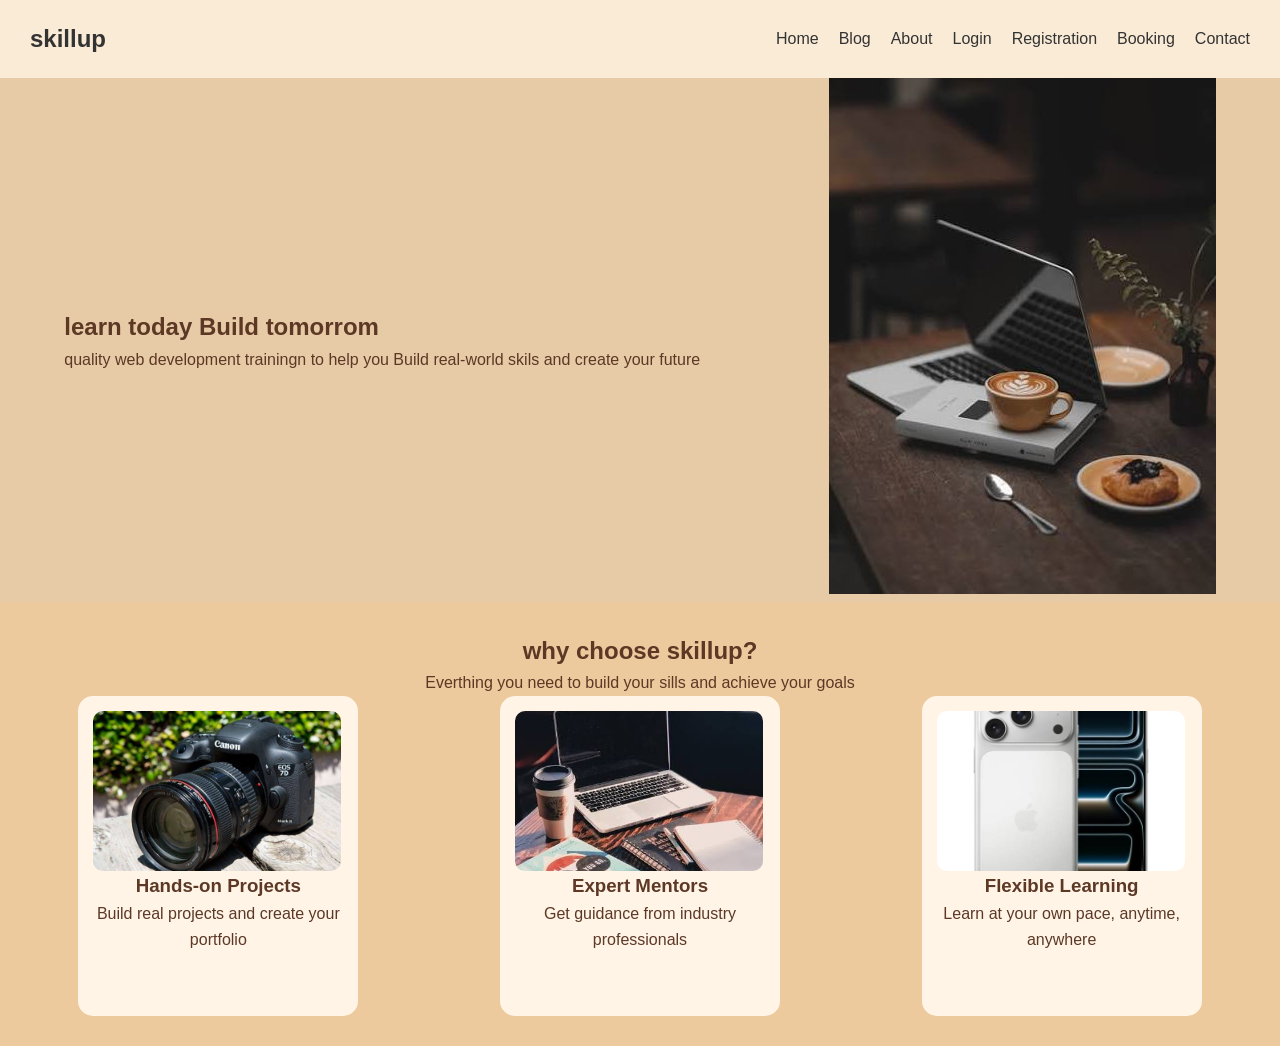
<file: index.html>
<!DOCTYPE html>
<html lang="en">

<head>
    <meta charset="UTF-8">
    <meta name="viewport" content="width=device-width, initial-scale=1.0">
    <title>Document</title>
    <link rel="stylesheet" href="style.css">
</head>

<body>
    <section>
        <div class="container">
            <div class="header-1">
                <h1>skillup</h1>
            </div>
            <div class="linke">
                  <a href="index.html">Home</a>
                <a href="blog.html">Blog</a>
                <a href="about.html">About</a>
                <a href="loing.html">Login</a>
                <a href="registration.html">Registration</a>
                <a href="booking.html">Booking</a>
                <a href="content.html">Contact</a>
            </nav>
            </div>

        </div>
        <div class="container2">
            <div class="text">
                <h1>learn today Build tomorrom</h1>
                <p>quality web development trainingn to help you Build real-world skils and create your future</p>
            </div>
            <div class="img">
                <img src="images (7).jpeg" alt="not">
            </div>
        </div>
        <div class="container5">
            <h2>why choose skillup?</h2>
            <p>Everthing you need to build your sills and achieve your goals</p>
            <div class="card">
                <div class="card-1">
                    <div class="img-your">
                        <img src="camer.jpeg" alt="not">
                    </div>
                    <h3>Hands-on Projects</h3>
                    <p>Build real projects and create your portfolio</p>
                </div>
                <div class="card-1">
                    <div class="img-your">
                        <img src="images (6).jpeg" alt="not">
                    </div>
                    <h3>Expert Mentors</h3>
                    <p>Get guidance from industry professionals</p>
                </div>
                <div class="card-1">
                    <div class="img-your">
                        <img src="phono.jpeg">
                    </div>
                    <h3>Flexible Learning</h3>
                    <p>Learn at your own pace, anytime, anywhere</p>
                </div>
            </div>
        </div>
    </section>
</body>

</html>
</file>
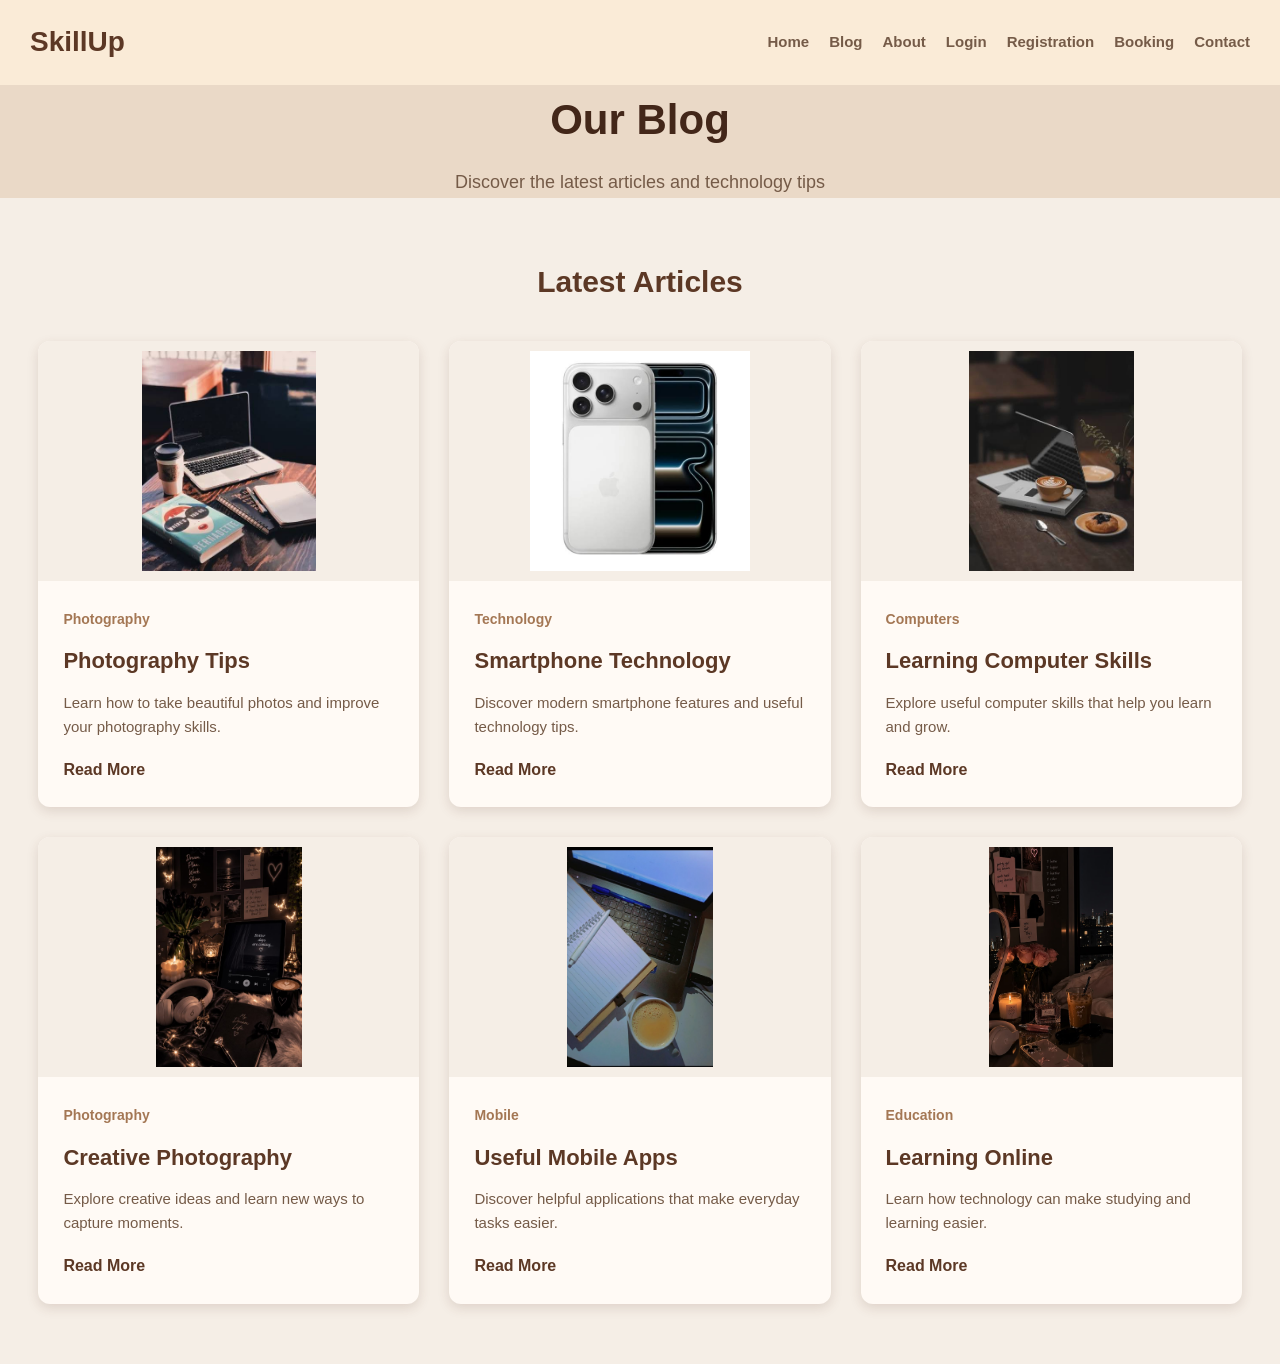
<file: about.html>
<!DOCTYPE html>
<html lang="en">

<head>
    <meta charset="UTF-8">
    <meta name="viewport" content="width=device-width, initial-scale=1.0">
    <title>SkillUp Blog</title>
    <link rel="stylesheet" href="style.css">
</head>

<body>

    <!-- Header -->
    <header>
        <div class="container">

            <div class="logo">
                <h2>SkillUp</h2>
            </div>

            <nav>
                 <a href="index.html">Home</a>
                <a href="blog.html">Blog</a>
                <a href="about.html">About</a>
                <a href="loing.html">Login</a>
                <a href="registration.html">Registration</a>
                <a href="booking.html">Booking</a>
                <a href="content.html">Contact</a>
            </nav>
            </nav>

        </div>
    </header>

    <!-- Blog Hero -->
    <section class="blog-hero">
        <h1>Our Blog</h1>
        <p>Discover the latest articles and technology tips</p>
    </section>

    <!-- Blog Section -->
    <section class="blog-section">

        <h2>Latest Articles</h2>

        <div class="blog-container">

            <!-- Card 1 -->
            <div class="blog-card">
                <div class="blog-image">
                    <img src="images (6).jpeg" alt="Camera">
                </div>
                <div class="blog-card-content">
                    <span>Photography</span>
                    <h3>Photography Tips</h3>
                    <p>Learn how to take beautiful photos and improve your photography skills.</p>
                    <a href="#">Read More</a>
                </div>
            </div>

            <!-- Card 2 -->
            <div class="blog-card">
                <div class="blog-image">
                    <img src="phono.jpeg" alt="Phone">
                </div>
                <div class="blog-card-content">
                    <span>Technology</span>
                    <h3>Smartphone Technology</h3>
                    <p>Discover modern smartphone features and useful technology tips.</p>
                    <a href="#">Read More</a>
                </div>
            </div>

            <!-- Card 3 -->
            <div class="blog-card">
                <div class="blog-image">
                    <img src="images (7).jpeg" alt="Laptop">
                </div>
                <div class="blog-card-content">
                    <span>Computers</span>
                    <h3>Learning Computer Skills</h3>
                    <p>Explore useful computer skills that help you learn and grow.</p>
                    <a href="#">Read More</a>
                </div>
            </div>

            <!-- Card 4 -->
            <div class="blog-card">
                <div class="blog-image">
                    <img src="1067353180466929308.jpeg" alt="Camera">
                </div>
                <div class="blog-card-content">
                    <span>Photography</span>
                    <h3>Creative Photography</h3>
                    <p>Explore creative ideas and learn new ways to capture moments.</p>
                    <a href="#">Read More</a>
                </div>
            </div>

            <!-- Card 5 -->
            <div class="blog-card">
                <div class="blog-image">
                    <img src="933863672718870096.jpeg" alt="Phone">
                </div>
                <div class="blog-card-content">
                    <span>Mobile</span>
                    <h3>Useful Mobile Apps</h3>
                    <p>Discover helpful applications that make everyday tasks easier.</p>
                    <a href="#">Read More</a>
                </div>
            </div>

            <!-- Card 6 -->
            <div class="blog-card">
                <div class="blog-image">
                    <img src="Dark Baddie Bedroom Aesthetic 🖤✨.jpeg" alt="Laptop">
                </div>
                <div class="blog-card-content">
                    <span>Education</span>
                    <h3>Learning Online</h3>
                    <p>Learn how technology can make studying and learning easier.</p>
                    <a href="#">Read More</a>
                </div>
            </div>

        </div>
    </section>

</body>

</html>
</file>
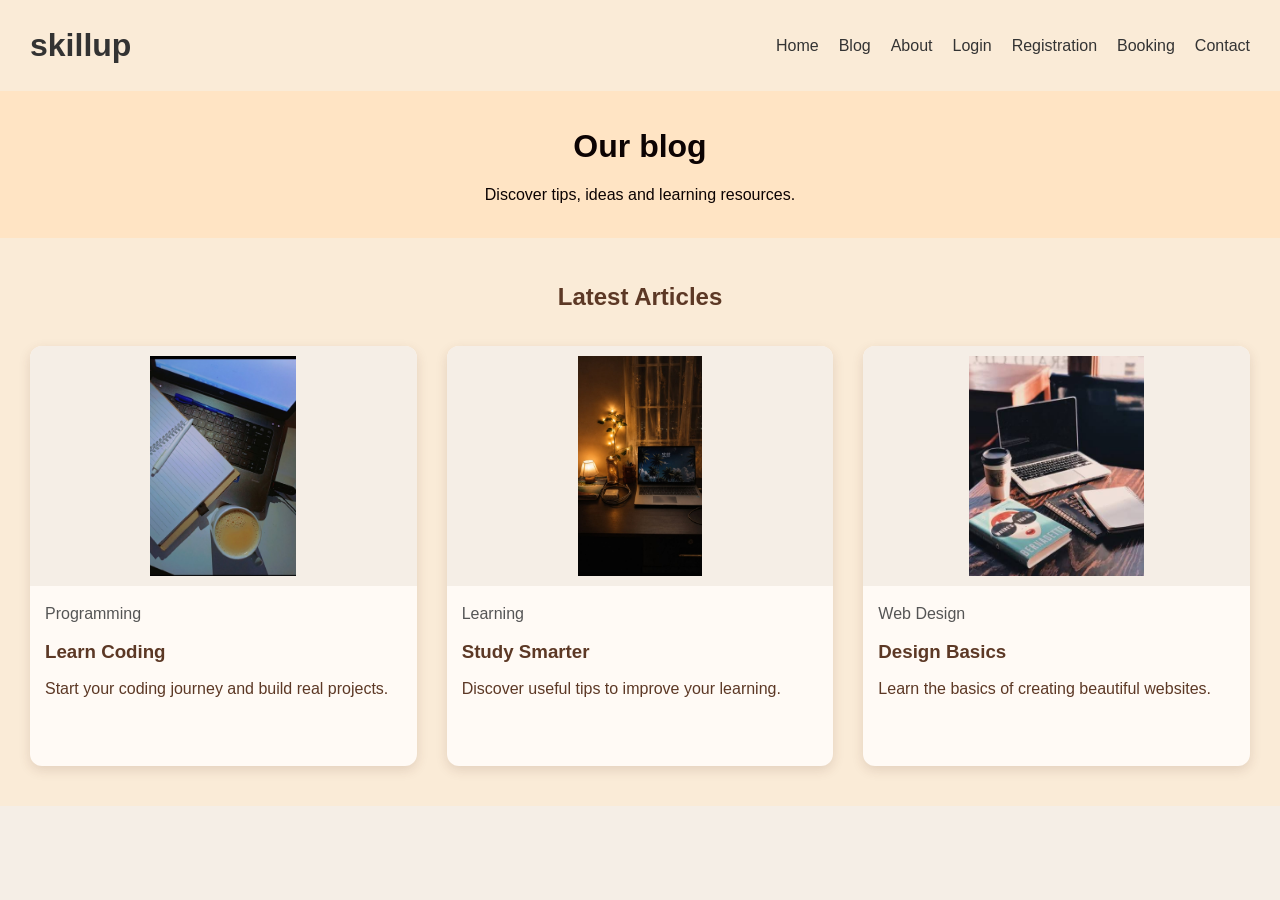
<file: blog.html>
<!DOCTYPE html>
<html lang="en">

<head>
    <meta charset="UTF-8">
    <meta name="viewport" content="width=device-width, initial-scale=1.0">
    <title>SkillUp Blog</title>
    <link rel="stylesheet" href="style.css">
</head>

<body>

    <div class="container">
        <div class="header-1">
            <h1>skillup</h1>
        </div>

        <div class="linke">
             <a href="index.html">Home</a>
                <a href="blog.html">Blog</a>
                <a href="about.html">About</a>
                <a href="loing.html">Login</a>
                <a href="registration.html">Registration</a>
                <a href="booking.html">Booking</a>
                <a href="content.html">Contact</a>
            </nav>
        </div>
    </div>

    <div class="header">
        <h1>Our blog</h1>
        <p>Discover tips, ideas and learning resources.</p>
    </div>

    <div class="blog-stertion">

        <h2>Latest Articles</h2>

        <div class="blog-container">

            <div class="blog-card">
                <div class="blog-image">
                    <img src="933863672718870096.jpeg" alt="Programming">
                </div>

                <div class="blog-text">
                    <span>Programming</span>
                    <h3>Learn Coding</h3>
                    <p>Start your coding journey and build real projects.</p>
                </div>
            </div>

            <div class="blog-card">
                <div class="blog-image">
                    <img src="Late night workspace.jpeg" alt="Learning">
                </div>

                <div class="blog-text">
                    <span>Learning</span>
                    <h3>Study Smarter</h3>
                    <p>Discover useful tips to improve your learning.</p>
                </div>
            </div>

            <div class="blog-card">
                <div class="blog-image">
                    <img src="images (6).jpeg" alt="Web Design">
                </div>

                <div class="blog-text">
                    <span>Web Design</span>
                    <h3>Design Basics</h3>
                    <p>Learn the basics of creating beautiful websites.</p>
                </div>
            </div>

        </div>
    </div>

</body>

</html>
</file>
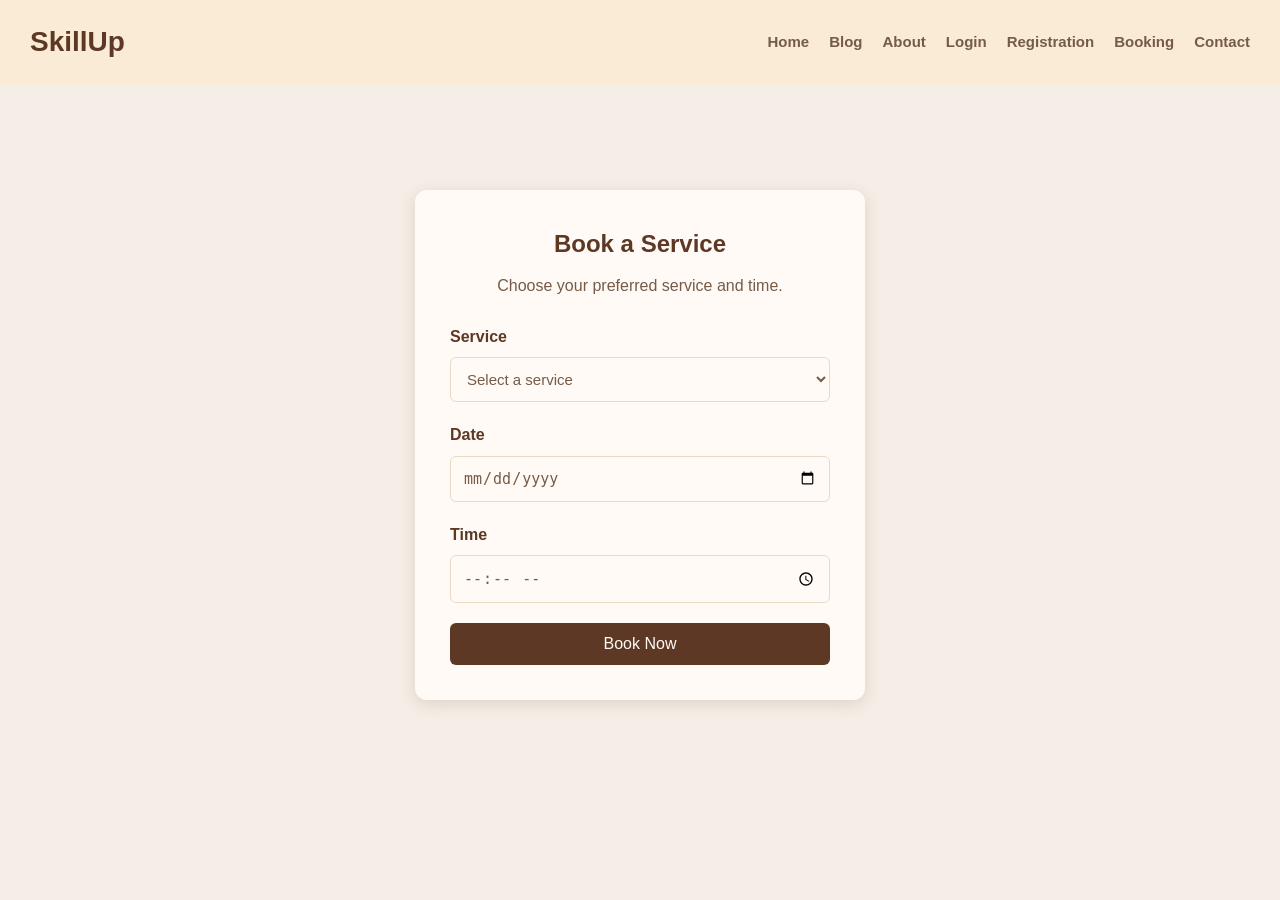
<file: booking.html>
<!DOCTYPE html>
<html lang="en">
<head>
    <meta charset="UTF-8">
    <meta name="viewport" content="width=device-width, initial-scale=1.0">
    <title>SkillUp - Booking</title>
    <link rel="stylesheet" href="style.css">
</head>
<body>

    <!-- Header -->
    <header>
        <div class="container">

            <div class="logo">
                <h2>SkillUp</h2>
            </div>

            <nav>
                 <a href="index.html">Home</a>
                <a href="blog.html">Blog</a>
                <a href="about.html">About</a>
                <a href="loing.html">Login</a>
                <a href="registration.html">Registration</a>
                <a href="booking.html">Booking</a>
                <a href="content.html">Contact</a>
            </nav>
            </nav>

        </div>
    </header>

    <!-- Booking Section -->
    <section class="booking-section">

        <div class="booking-container">

            <h1>Book a Service</h1>

            <p>Choose your preferred service and time.</p>

            <form action="#" method="post">

                <label for="service">Service</label>

                <select id="service" name="service" required>
                    <option value="">Select a service</option>
                    <option value="web-design">Web Design</option>
                    <option value="programming">Programming</option>
                    <option value="graphic-design">Graphic Design</option>
                </select>

                <label for="date">Date</label>

                <input
                    type="date"
                    id="date"
                    name="date"
                    required
                >

                <label for="time">Time</label>

                <input
                    type="time"
                    id="time"
                    name="time"
                    required
                >

                <button type="submit">Book Now</button>

            </form>

        </div>

    </section>

</body>
</html>
</file>
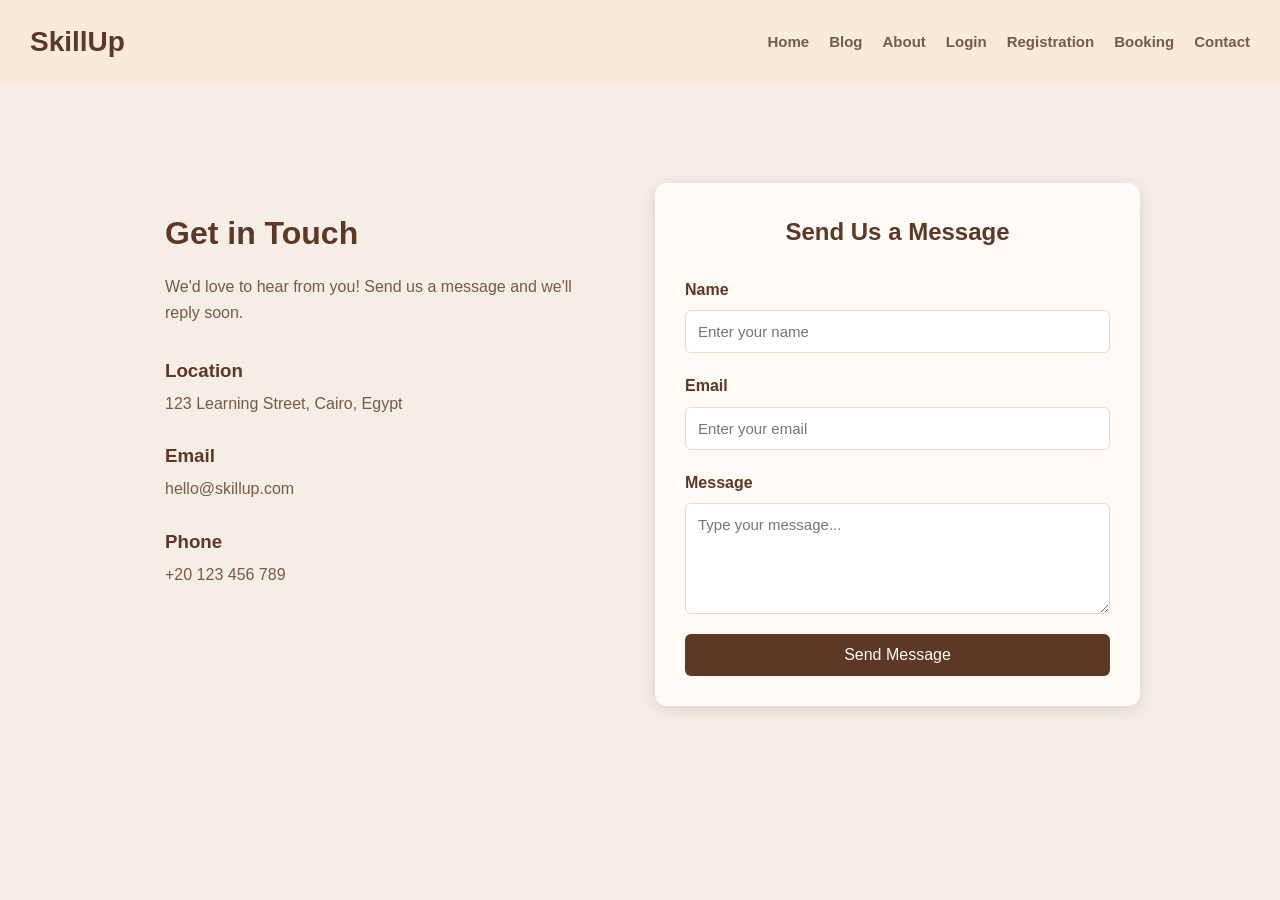
<file: content.html>
<!DOCTYPE html>
<html lang="en">
<head>
    <meta charset="UTF-8">
    <meta name="viewport" content="width=device-width, initial-scale=1.0">
    <title>SkillUp - Contact</title>
    <link rel="stylesheet" href="style.css">
</head>
<body>

    <!-- Header -->
    <header>
        <div class="container">

            <div class="logo">
                <h2>SkillUp</h2>
            </div>

            <nav>
                   <a href="index.html">Home</a>
                <a href="blog.html">Blog</a>
                <a href="about.html">About</a>
                <a href="loing.html">Login</a>
                <a href="registration.html">Registration</a>
                <a href="booking.html">Booking</a>
                <a href="content.html">Contact</a>
            </nav>
            </nav>

        </div>
    </header>

    <!-- Contact Section -->
    <section class="contact-section">

        <div class="contact-container">

            <!-- Contact Information -->
            <div class="contact-info">

                <h1>Get in Touch</h1>

                <p>
                    We'd love to hear from you!
                    Send us a message and we'll reply soon.
                </p>

                <div class="info-item">
                    <h3>Location</h3>
                    <p>123 Learning Street, Cairo, Egypt</p>
                </div>

                <div class="info-item">
                    <h3>Email</h3>
                    <p>hello@skillup.com</p>
                </div>

                <div class="info-item">
                    <h3>Phone</h3>
                    <p>+20 123 456 789</p>
                </div>

            </div>

            <!-- Contact Form -->
            <div class="contact-form">

                <h2>Send Us a Message</h2>

                <form action="#" method="post">

                    <label for="name">Name</label>
                    <input
                        type="text"
                        id="name"
                        name="name"
                        placeholder="Enter your name"
                        required
                    >

                    <label for="email">Email</label>
                    <input
                        type="email"
                        id="email"
                        name="email"
                        placeholder="Enter your email"
                        required
                    >

                    <label for="message">Message</label>
                    <textarea
                        id="message"
                        name="message"
                        placeholder="Type your message..."
                        rows="5"
                        required
                    ></textarea>

                    <button type="submit">Send Message</button>

                </form>

            </div>

        </div>

    </section>

</body>
</html>
</file>
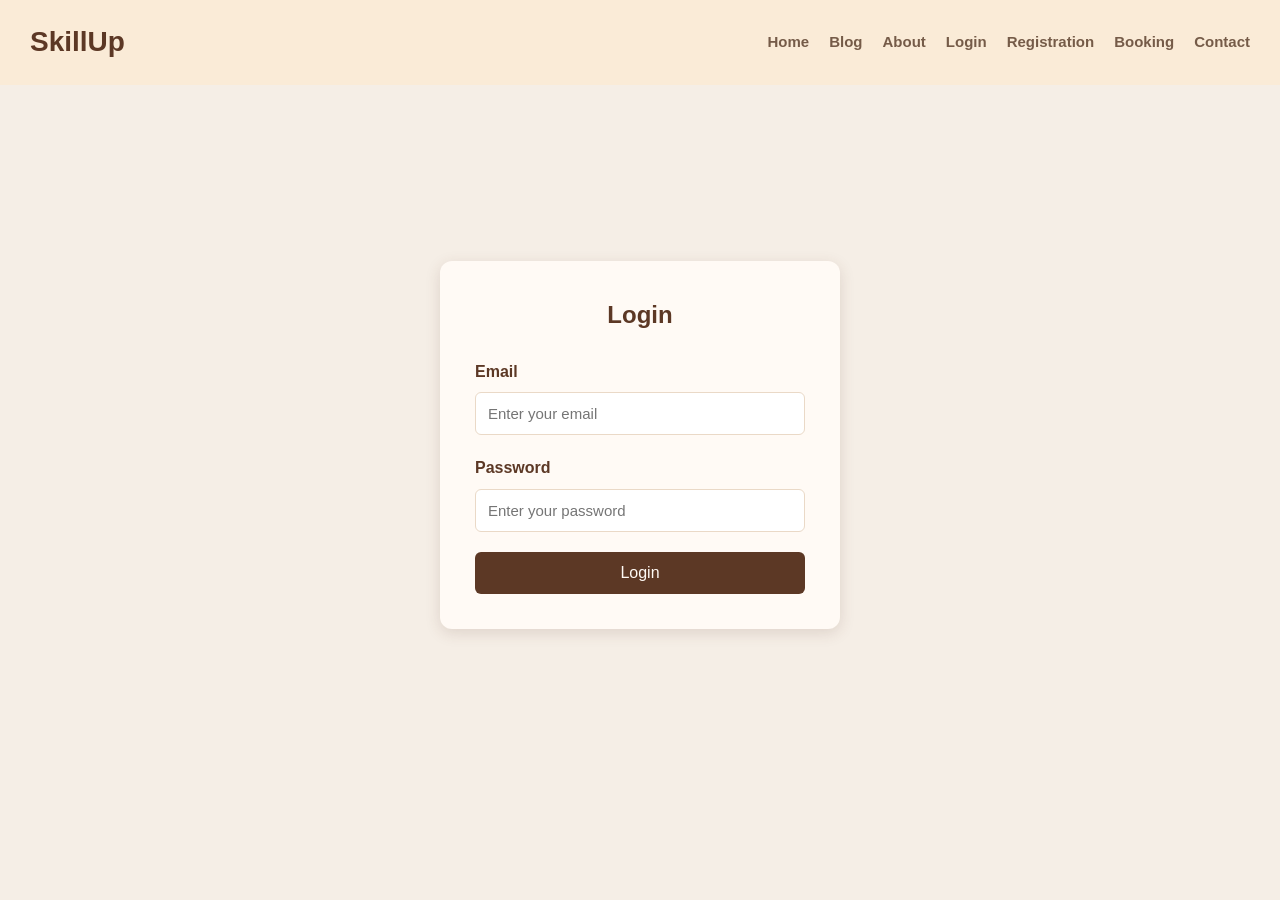
<file: loing.html>
<!DOCTYPE html>
<html lang="en">

<head>
    <meta charset="UTF-8">
    <meta name="viewport" content="width=device-width, initial-scale=1.0">
    <title>SkillUp - Login</title>
    <link rel="stylesheet" href="style.css">
</head>

<body>

    <!-- Header -->
    <header>
        <div class="container">

            <div class="logo">
                <h2>SkillUp</h2>
            </div>

            <nav>
                 <a href="index.html">Home</a>
                <a href="blog.html">Blog</a>
                <a href="about.html">About</a>
                <a href="loing.html">Login</a>
                <a href="registration.html">Registration</a>
                <a href="booking.html">Booking</a>
                <a href="content.html">Contact</a>
            </nav>
            </nav>

        </div>
    </header>

    <!-- Login Section -->
    <section class="login-section">

        <div class="login-container">

            <h1>Login</h1>

            <form action="#" method="post">

                <label for="email">Email</label>
                <input type="email" id="email" name="email" placeholder="Enter your email" required>

                <label for="password">Password</label>
                <input type="password" id="password" name="password" placeholder="Enter your password" required>

                <button type="submit">Login</button>

            </form>

        </div>

    </section>

</body>

</html>
</file>
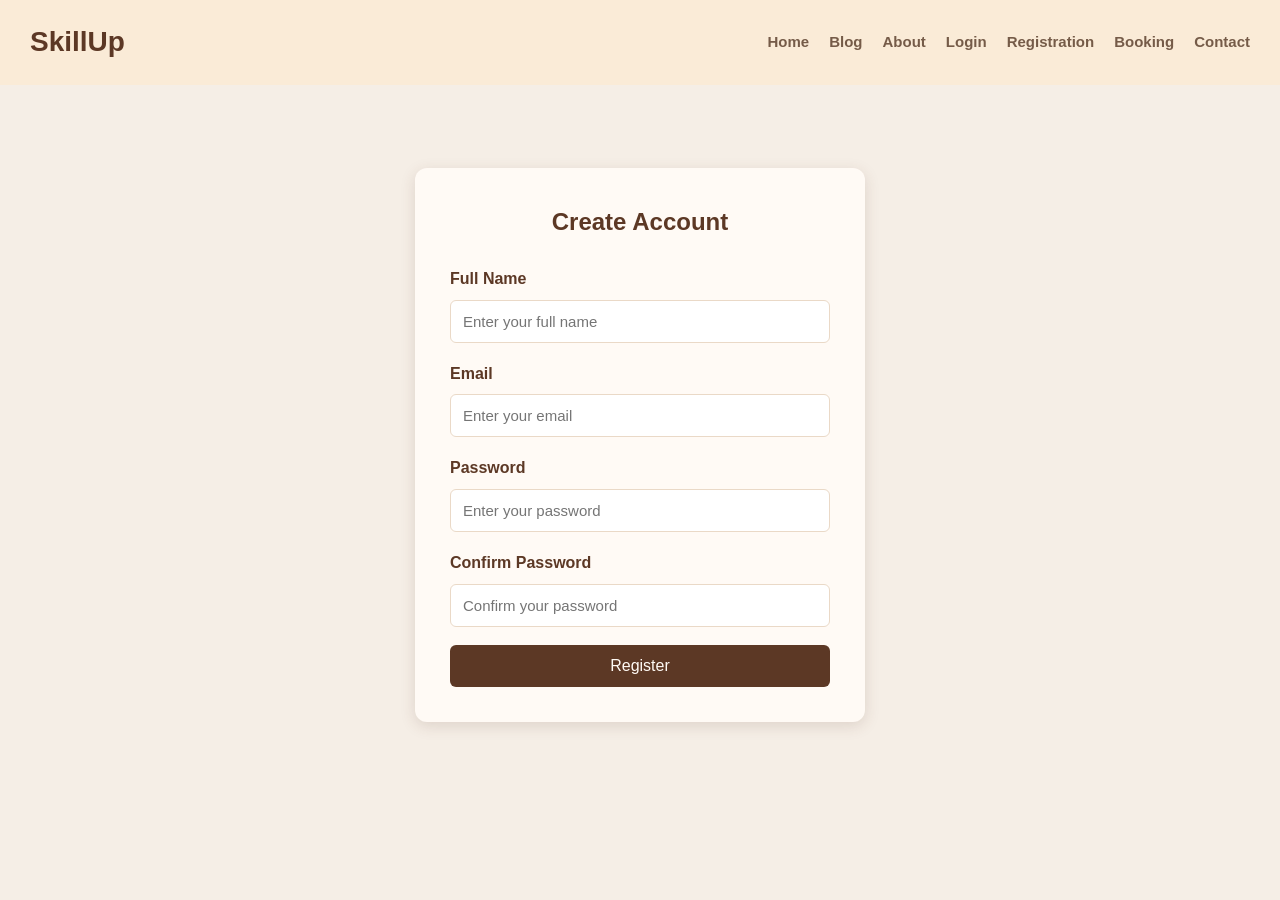
<file: registration.html>
<!DOCTYPE html>
<html lang="en">
<head>
    <meta charset="UTF-8">
    <meta name="viewport" content="width=device-width, initial-scale=1.0">
    <title>SkillUp - Registration</title>
    <link rel="stylesheet" href="style.css">
</head>
<body>

    <!-- Header -->
    <header>
        <div class="container">

            <div class="logo">
                <h2>SkillUp</h2>
            </div>

            <nav>
                <a href="index.html">Home</a>
                <a href="blog.html">Blog</a>
                <a href="about.html">About</a>
                <a href="loing.html">Login</a>
                <a href="registration.html">Registration</a>
                <a href="booking.html">Booking</a>
                <a href="content.html">Contact</a>
            </nav>


        </div>
    </header>

    <!-- Registration Section -->
    <section class="registration-section">

        <div class="registration-container">

            <h1>Create Account</h1>

            <form action="#" method="post">

                <label for="fullname">Full Name</label>
                <input
                    type="text"
                    id="fullname"
                    name="fullname"
                    placeholder="Enter your full name"
                    required
                >

                <label for="email">Email</label>
                <input
                    type="email"
                    id="email"
                    name="email"
                    placeholder="Enter your email"
                    required
                >

                <label for="password">Password</label>
                <input
                    type="password"
                    id="password"
                    name="password"
                    placeholder="Enter your password"
                    required
                >

                <label for="confirm-password">Confirm Password</label>
                <input
                    type="password"
                    id="confirm-password"
                    name="confirm-password"
                    placeholder="Confirm your password"
                    required
                >

                <button type="submit">Register</button>

            </form>

        </div>

    </section>

</body>
</html>
</file>
<file: style.css>
/* index */
*{
    margin: 0px;
    padding: 0px;
    box-sizing: border-box;
}
section{
    display: grid;
    height: auto;
}
.container{
    background-color:rgb(162, 104, 104);
    width: 100%;
    height: auto;
    margin: auto;
    padding: 20px;
    display: flex;
    justify-content:space-around;
    align-items:start;
}
.container.header-1{
    color:black;
    display: flex;
    justify-content: start;
    align-items: start;
    gap: 20px;
}
.container.linke{
    color: black;
    display:flex;
    justify-content:s;
    align-items: center;
    gap: 5px;
    margin: 40px;
    padding: 50px;
}
.container2{
    background-color: rgb(231, 203, 166);
    display: flex;
    justify-content: space-around;
    align-items: center;
}
text{
    color: black;
    display: flex;
    text-align: center;
    justify-content: center;
    align-items: center;
}
.container2.img{
    width: 100%;
    height: 200px;
}
.container5{
    text-align: center;
    background-color:  rgb(236, 202, 158);
    width: 100%;
    padding: 30px 20px;
   display: flex;
   flex-direction: column;
   align-items: center;
   
}
.card{
    display: flex;
    justify-content:space-around;
    align-items: stretch;
    gap: 25px;
    width: 100%;
    flex-wrap:wrap ;


}
.card-1{
   width: 280px;
   min-height: 320px;
   background-color: rgb(255, 244, 230);
   box-sizing: border-box;
   padding: 15px;
   border-radius:15px;
   overflow: hidden;
}
.img-your img{
    width: 248px;
    height: 160px;
    object-fit: cover;
    display: block;
    border-radius: 10px;
}
     


/* blog




/* General Styles */

* {
    margin: 0;
    padding: 0;
    box-sizing: border-box;
}

body {
    font-family: Arial, sans-serif;
}

/* Navigation */

.container {
    display: flex;
    justify-content: space-between;
    align-items: center;
    padding: 20px 30px;
    background-color: antiquewhite;
}

.header-1 h1 {
    color: #333;
}

.linke {
    display: flex;
    gap: 20px;
}

.linke a {
    text-decoration: none;
    color: #333;
}

/* Blog Header */

.header {
    text-align: center;
    color: #0c0303;
    background-color: bisque;
    padding: 30px 15px;
}

.header h1 {
    margin-bottom: 10px;
}

/* Blog Section */

.blog-stertion {
    background-color: antiquewhite;
    padding: 40px 30px;
}

.blog-stertion h2 {
    text-align: center;
    margin-bottom: 30px;
}
/* Blog Container */

.blog-container {
    width: 100%;
    display: flex;
    flex-direction: row;
    justify-content: space-between;
    align-items: stretch;
    gap: 20px;
}

/* Blog Cards */

.blog-card {
    width: 33.33%;
    background-color: bisque;
    border-radius: 10px;
    overflow: hidden;
}

/* Blog Images */

.blog-image {
    width: 100%;
    height: 200px;
}

.blog-image img {
    width: 100%;
    height: 100%;
    object-fit: cover;
}

/* Blog Text */

.blog-text {
    padding: 15px;
}

.blog-text span {
    color: #555;
}

.blog-text h3 {
    margin: 10px 0;
}

.blog-text p {
    line-height: 1.5;
}

/* Tablet */

@media (max-width: 992px) {
    .blog-container {
        flex-wrap: wrap;
    }

    .blog-card {
        width: 48%;
    }
}

/* Mobile */

@media (max-width: 600px) {
    .container {
        flex-direction: column;
        gap: 15px;
    }

    .blog-container {
        flex-direction: column;
    }

    .blog-card {
        width: 100%;
    }

    .blog-stertion {
        padding: 30px 15px;
    }
} 






/* ===== About Page ===== */


* {
    margin: 0;
    padding: 0;
    box-sizing: border-box;
}

body {
    font-family: Arial, sans-serif;
    background-color: #f5eee6;
    color: #5c3825;
    line-height: 1.6;
}

/* =========================
   Header
========================= */

header {
    background-color: #fffaf5;
    box-shadow: 0 2px 8px rgba(67, 39, 25, 0.12);
}

header .container {
    display: flex;
    justify-content: space-between;
    align-items: center;
}

.logo h2 {
    color: #5c3825;
    font-size: 28px;
}

/* =========================
   Navigation
========================= */

nav {
    display: flex;
    align-items: center;
    gap: 20px;
}

nav a {
    color: #755b48;
    text-decoration: none;
    font-size: 15px;
    font-weight: bold;
    transition: 0.3s;
}

nav a:hover {
    color: #a47754;
}

/* =========================
   Index Hero
========================= */

.hero {
    min-height: 500px;
    padding: 80px 5%;
    display: flex;
    justify-content: center;
    align-items: center;
    text-align: center;
    background: linear-gradient(135deg, #ead9c7, #f5eee6);
}

.hero-content {
    max-width: 800px;
    animation: fadeIn 1.2s ease;
}

.hero h1 {
    color: #432719;
    font-size: 45px;
    margin-bottom: 20px;
}

.hero p {
    color: #755b48;
    font-size: 18px;
    margin-bottom: 25px;
}

.hero button,
.hero .btn {
    display: inline-block;
    background-color: #5c3825;
    color: #fffaf5;
    padding: 12px 28px;
    border: none;
    border-radius: 6px;
    text-decoration: none;
    cursor: pointer;
    transition: 0.3s;
}

.hero button:hover,
.hero .btn:hover {
    background-color: #a47754;
    transform: translateY(-3px);
}

/* =========================
   Blog Hero
========================= */

.blog-hero {
    background-color: #ead9c7;
    text-align: center;
    padding: 1px 20px;
}

.blog-hero h1 {
    color: #432719;
    font-size: 42px;
    margin-bottom: 15px;
}

.blog-hero p {
    color: #755b48;
    font-size: 18px;
}

/* =========================
   Blog Section
========================= */

.blog-section {
    padding: 60px 3%;
    text-align: center;
    background-color: #f5eee6;
}

.blog-section h2 {
    color: #5c3825;
    font-size: 30px;
    margin-bottom: 35px;
}

/* =========================
   Blog Container
========================= */

.blog-container {
    display: grid;
    grid-template-columns: repeat(3, 1fr);
    gap: 30px;
    width: 100%;
    margin: auto;
}

/* =========================
   Blog Cards
========================= */

.blog-card {
    display: flex;
    flex-direction: column;
    width: 100%;
    min-height: 420px;
    background-color: #fffaf5;
    border-radius: 12px;
    overflow: hidden;
    box-shadow: 0 4px 12px rgba(92, 56, 37, 0.15);
    transition: 0.3s ease;
}

/* Hover Effect */

.blog-card:hover {
    transform: translateY(-8px);
    background-color: #ead9c7;
    box-shadow: 0 10px 22px rgba(92, 56, 37, 0.25);
}

/* =========================
   Blog Images
========================= */

.blog-image {
    width: 100%;
    height: 240px;
    background-color: #f5eee6;
    display: flex;
    justify-content: center;
    align-items: center;
    padding: 10px;
}

.blog-image img {
    width: 100%;
    height: 100%;
    object-fit: contain;
    display: block;
}

/* =========================
   Card Content
========================= */

.blog-card-content {
    padding: 25px;
    text-align: left;
    flex: 1;
}

.blog-card-content span {
    color: #a47754;
    font-size: 14px;
    font-weight: bold;
}

.blog-card-content h3 {
    color: #5c3825;
    font-size: 22px;
    margin: 12px 0;
}

.blog-card-content p {
    color: #755b48;
    font-size: 15px;
    line-height: 1.6;
    margin-bottom: 18px;
}

.blog-card-content a {
    color: #5c3825;
    text-decoration: none;
    font-weight: bold;
    transition: 0.3s;
}

.blog-card-content a:hover {
    color: #a47754;
}

/* =========================
   Animations
========================= */

@keyframes fadeIn {
    from {
        opacity: 0;
        transform: translateY(20px);
    }

    to {
        opacity: 1;
        transform: translateY(0);
    }
}

@keyframes pulse {
    0% {
        transform: scale(1);
    }

    50% {
        transform: scale(1.05);
    }

    100% {
        transform: scale(1);
    }
}

/* =========================
   Responsive Design
========================= */

@media (max-width: 900px) {

    header .container {
        flex-direction: column;
        gap: 15px;
    }

    nav {
        flex-wrap: wrap;
        justify-content: center;
    }

    .blog-container {
        grid-template-columns: repeat(2, 1fr);
    }

    .hero h1 {
        font-size: 35px;
    }
}

@media (max-width: 550px) {

    .blog-container {
        grid-template-columns: 1fr;
    }

    .blog-hero h1 {
        font-size: 32px;
    }

    .blog-hero p {
        font-size: 16px;
    }

    .hero h1 {
        font-size: 28px;
    }
}


/* =========================
   Login Section
========================= */

.login-section {
    min-height: 80vh;
    display: flex;
    justify-content: center;
    align-items: center;
    padding: 40px 20px;
    background-color: #f5eee6;
}

/* Login Container */

.login-container {
    width: 100%;
    max-width: 400px;
    padding: 35px;
    background-color: #fffaf5;
    border-radius: 12px;
    box-shadow: 0 4px 15px rgba(92, 56, 37, 0.15);
    animation: fadeIn 1s ease;
}

.login-container h1 {
    text-align: center;
    color: #5c3825;
    margin-bottom: 25px;
}

/* Login Form */

.login-container form {
    display: flex;
    flex-direction: column;
}

.login-container label {
    color: #5c3825;
    font-weight: bold;
    margin-bottom: 8px;
}

.login-container input {
    width: 100%;
    padding: 12px;
    margin-bottom: 20px;
    border: 1px solid #ead9c7;
    border-radius: 6px;
    outline: none;
    font-size: 15px;
}

.login-container input:focus {
    border-color: #a47754;
}

/* Login Button */

.login-container button {
    padding: 12px;
    background-color: #5c3825;
    color: #fffaf5;
    border: none;
    border-radius: 6px;
    font-size: 16px;
    cursor: pointer;
    transition: 0.3s;
}

.login-container button:hover {
    background-color: #a47754;
    transform: translateY(-3px);
}

/* Responsive Design */

@media (max-width: 550px) {

    .login-container {
        padding: 25px;
    }

    .login-section {
        padding: 25px 15px;
    }

}







/* =========================
   Registration Section
========================= */

.registration-section {
    min-height: 80vh;
    display: flex;
    justify-content: center;
    align-items: center;
    padding: 40px 20px;
    background-color: #f5eee6;
}

/* Registration Container */

.registration-container {
    width: 100%;
    max-width: 450px;
    padding: 35px;
    background-color: #fffaf5;
    border-radius: 12px;
    box-shadow: 0 4px 15px rgba(92, 56, 37, 0.15);
    animation: fadeIn 1s ease;
}

.registration-container h1 {
    text-align: center;
    color: #5c3825;
    margin-bottom: 25px;
}

/* Registration Form */

.registration-container form {
    display: flex;
    flex-direction: column;
}

.registration-container label {
    color: #5c3825;
    font-weight: bold;
    margin-bottom: 8px;
}

.registration-container input {
    width: 100%;
    padding: 12px;
    margin-bottom: 18px;
    border: 1px solid #ead9c7;
    border-radius: 6px;
    outline: none;
    font-size: 15px;
}

.registration-container input:focus {
    border-color: #a47754;
}

/* Register Button */

.registration-container button {
    padding: 12px;
    background-color: #5c3825;
    color: #fffaf5;
    border: none;
    border-radius: 6px;
    font-size: 16px;
    cursor: pointer;
    transition: 0.3s;
}

.registration-container button:hover {
    background-color: #a47754;
    transform: translateY(-3px);
}

/* Responsive Design */

@media (max-width: 550px) {

    .registration-container {
        padding: 25px;
    }

    .registration-section {
        padding: 25px 15px;
    }

}




/* =========================
   Booking Section
========================= */

.booking-section {
    min-height: 80vh;
    display: flex;
    justify-content: center;
    align-items: center;
    padding: 40px 20px;
    background-color: #f5eee6;
}

/* Booking Container */

.booking-container {
    width: 100%;
    max-width: 450px;
    padding: 35px;
    background-color: #fffaf5;
    border-radius: 12px;
    box-shadow: 0 4px 15px rgba(92, 56, 37, 0.15);
    animation: fadeIn 1s ease;
}

.booking-container h1 {
    color: #5c3825;
    text-align: center;
    margin-bottom: 10px;
}

.booking-container p {
    color: #755b48;
    text-align: center;
    margin-bottom: 25px;
}

/* Booking Form */

.booking-container form {
    display: flex;
    flex-direction: column;
}

.booking-container label {
    color: #5c3825;
    font-weight: bold;
    margin-bottom: 8px;
}

.booking-container select,
.booking-container input {
    width: 100%;
    padding: 12px;
    margin-bottom: 20px;
    border: 1px solid #ead9c7;
    border-radius: 6px;
    outline: none;
    background-color: #fffaf5;
    color: #755b48;
    font-size: 15px;
}

.booking-container select:focus,
.booking-container input:focus {
    border-color: #a47754;
}

/* Book Now Button */

.booking-container button {
    padding: 12px;
    background-color: #5c3825;
    color: #fffaf5;
    border: none;
    border-radius: 6px;
    font-size: 16px;
    cursor: pointer;
    transition: 0.3s;
}

.booking-container button:hover {
    background-color: #a47754;
    transform: translateY(-3px);
}

/* Responsive Design */

@media (max-width: 550px) {

    .booking-container {
        padding: 25px;
    }

    .booking-section {
        padding: 25px 15px;
    }

}









/* =========================
   Contact Section
========================= */

.contact-section {
    min-height: 80vh;
    display: flex;
    justify-content: center;
    align-items: center;
    padding: 50px 5%;
    background-color: #f5eee6;
}

/* Contact Container */

.contact-container {
    width: 100%;
    max-width: 1000px;
    display: flex;
    gap: 40px;
    align-items: flex-start;
}

/* Contact Information */

.contact-info {
    flex: 1;
    padding: 25px;
}

.contact-info h1 {
    color: #5c3825;
    font-size: 32px;
    margin-bottom: 15px;
}

.contact-info > p {
    color: #755b48;
    margin-bottom: 30px;
}

/* Information Items */

.info-item {
    margin-bottom: 25px;
}

.info-item h3 {
    color: #5c3825;
    margin-bottom: 5px;
}

.info-item p {
    color: #755b48;
}

/* Contact Form */

.contact-form {
    flex: 1;
    padding: 30px;
    background-color: #fffaf5;
    border-radius: 12px;
    box-shadow: 0 4px 15px rgba(92, 56, 37, 0.15);
    animation: fadeIn 1s ease;
}

.contact-form h2 {
    color: #5c3825;
    margin-bottom: 25px;
    text-align: center;
}

.contact-form form {
    display: flex;
    flex-direction: column;
}

.contact-form label {
    color: #5c3825;
    font-weight: bold;
    margin-bottom: 8px;
}

.contact-form input,
.contact-form textarea {
    width: 100%;
    padding: 12px;
    margin-bottom: 20px;
    border: 1px solid #ead9c7;
    border-radius: 6px;
    outline: none;
    font-family: Arial, sans-serif;
    font-size: 15px;
}

.contact-form textarea {
    resize: vertical;
}

.contact-form input:focus,
.contact-form textarea:focus {
    border-color: #a47754;
}

/* Send Message Button */

.contact-form button {
    padding: 12px;
    background-color: #5c3825;
    color: #fffaf5;
    border: none;
    border-radius: 6px;
    font-size: 16px;
    cursor: pointer;
    transition: 0.3s;
}

.contact-form button:hover {
    background-color: #a47754;
    transform: translateY(-3px);
}

/* Responsive Design */

@media (max-width: 700px) {

    .contact-container {
        flex-direction: column;
    }

    .contact-info,
    .contact-form {
        width: 100%;
    }

}
</file>
